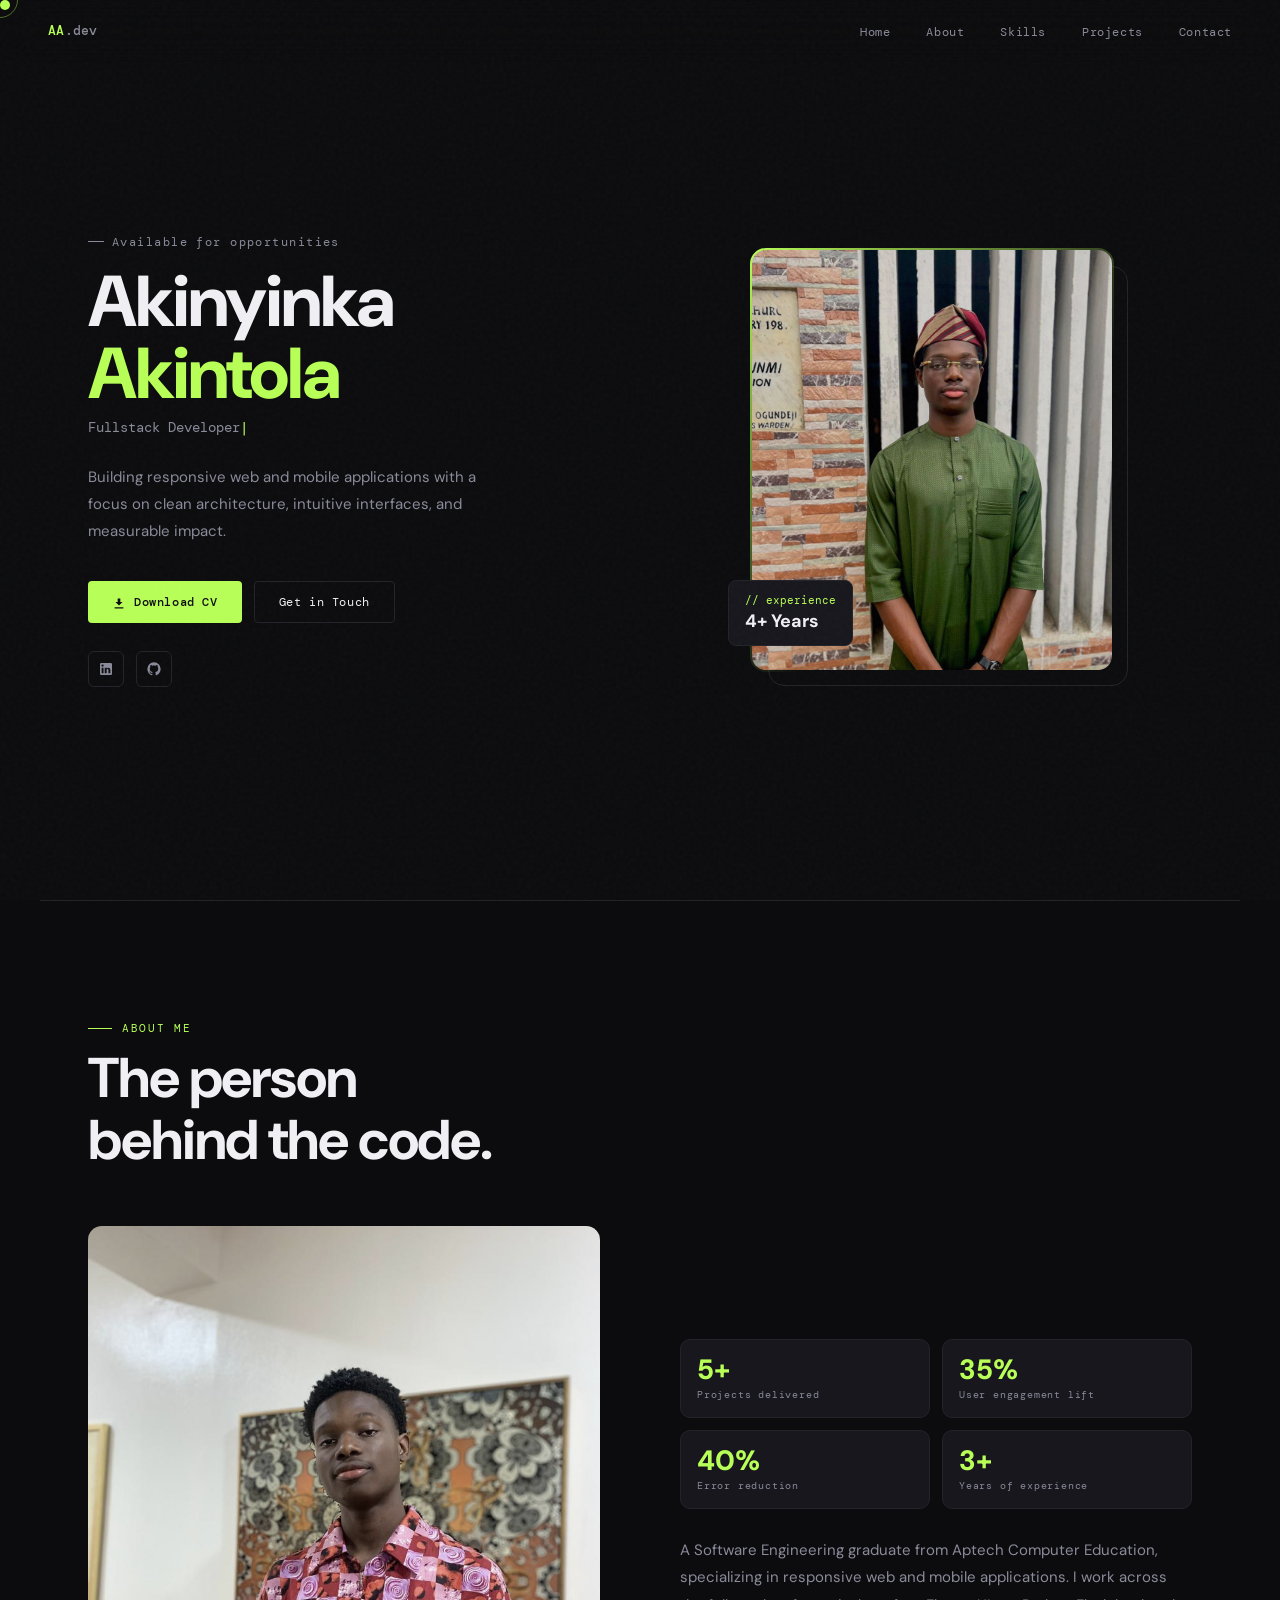
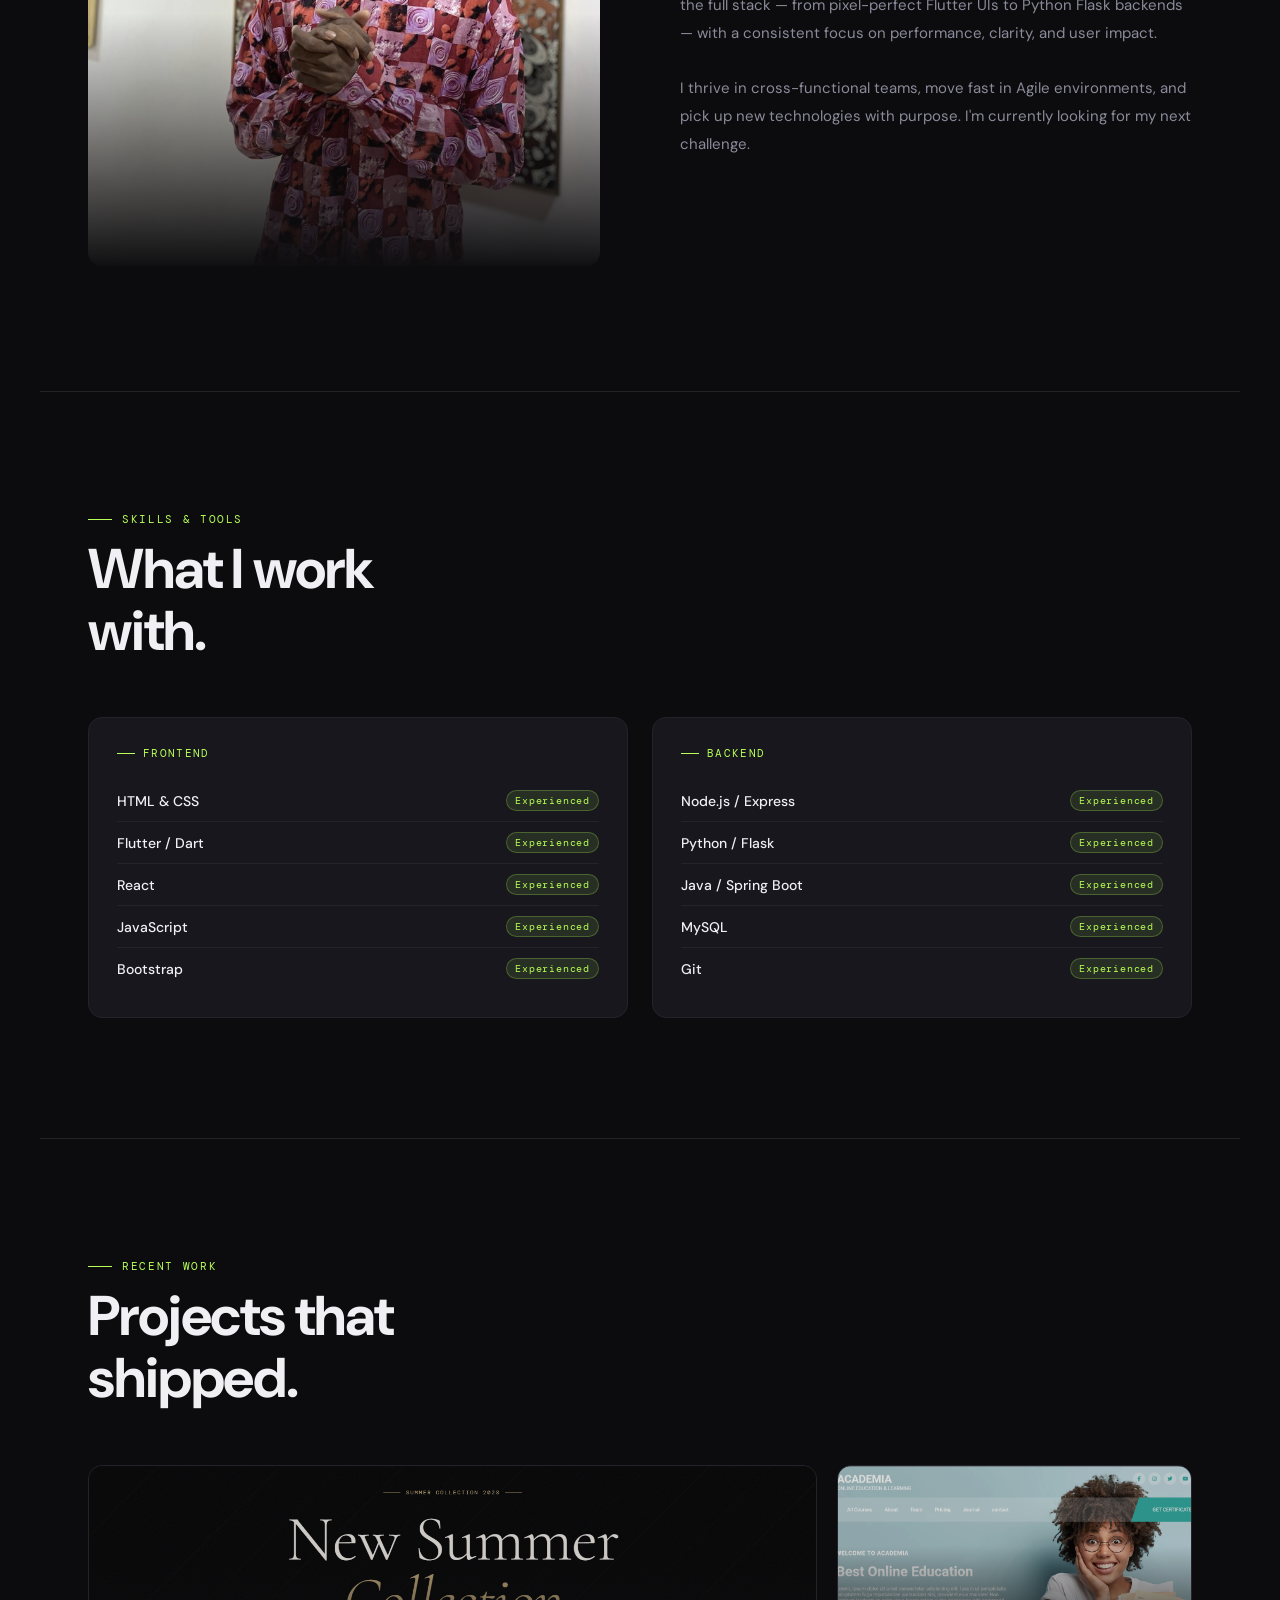
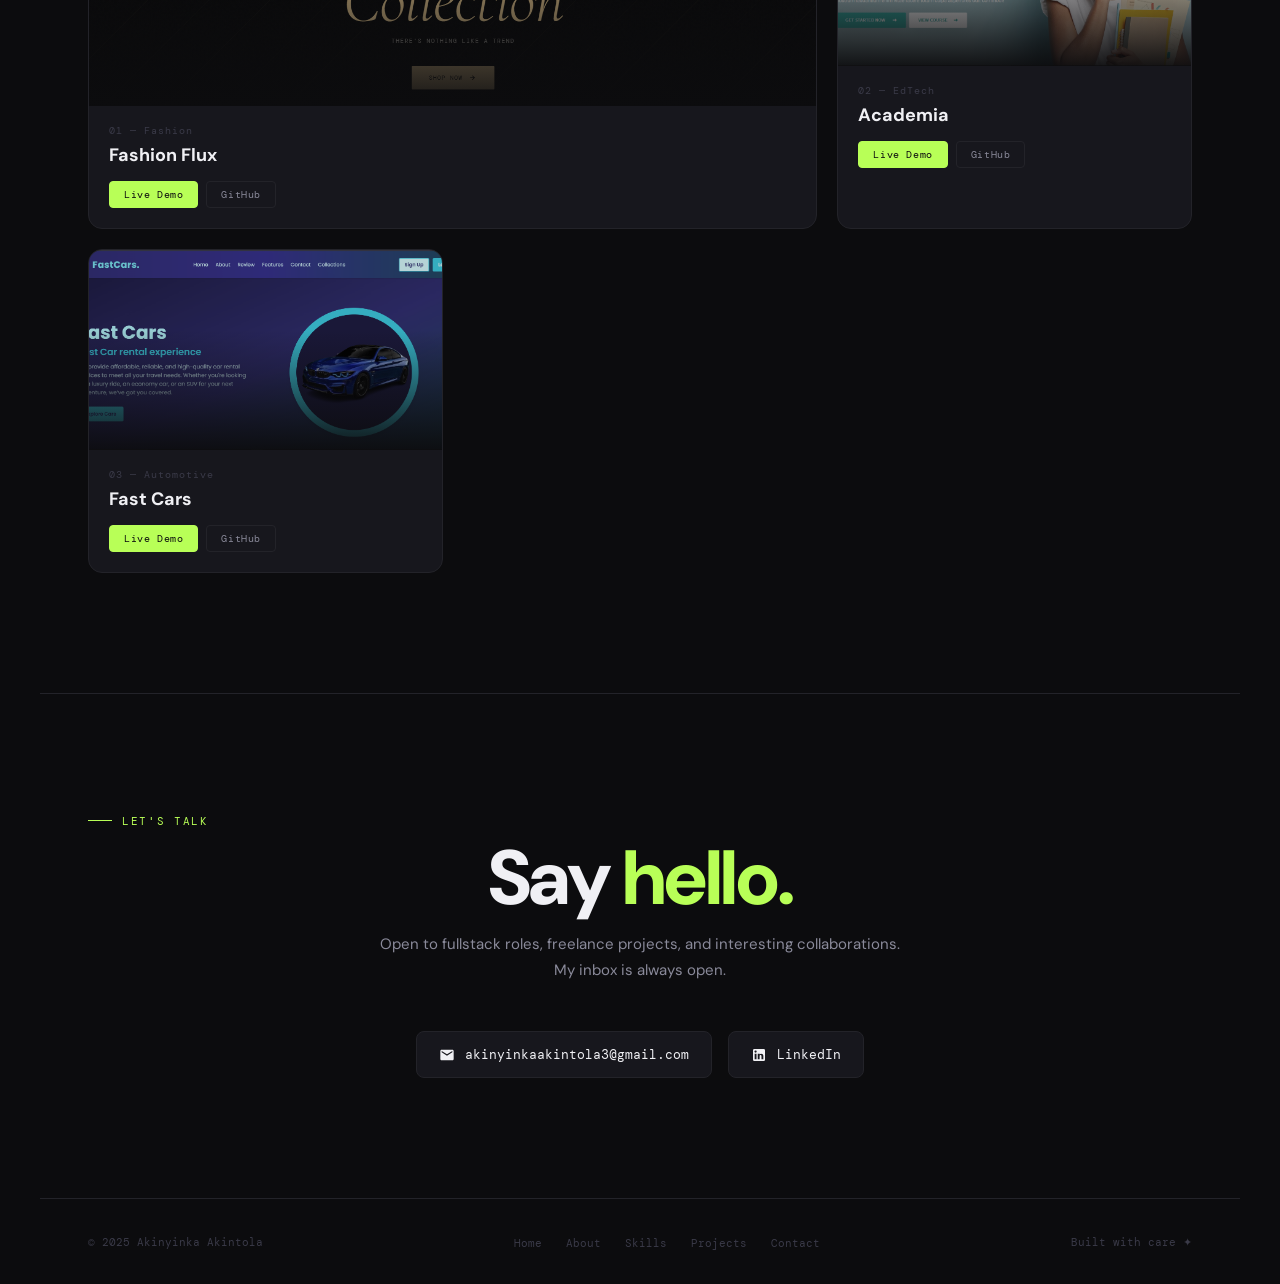
<file: index.html>
<!DOCTYPE html>
<html lang="en">
<head>
  <meta charset="UTF-8">
  <meta name="viewport" content="width=device-width, initial-scale=1.0">
  <title>Akinyinka Akintola — Fullstack Developer</title>
  <link rel="stylesheet" href="style.css">
  <link rel="preconnect" href="https://fonts.googleapis.com">
  <link href="https://fonts.googleapis.com/css2?family=DM+Mono:ital,wght@0,300;0,400;0,500;1,400&family=DM+Sans:ital,opsz,wght@0,9..40,300;0,9..40,400;0,9..40,500;1,9..40,300&display=swap" rel="stylesheet">
</head>
<body>

  <!-- Cursor -->
  <div id="cursor"></div>
  <div id="cursor-ring"></div>

  <!-- Nav -->
  <nav id="main-nav">
    <div class="nav-logo">AA<span>.dev</span></div>
    <ul class="nav-links">
      <li><a href="#profile">Home</a></li>
      <li><a href="#about">About</a></li>
      <li><a href="#experience">Skills</a></li>
      <li><a href="#projects">Projects</a></li>
      <li><a href="#contact">Contact</a></li>
    </ul>
    <div class="ham-btn" id="ham-btn" onclick="toggleMenu()">
      <span></span><span></span><span></span>
    </div>
  </nav>

  <!-- Mobile Menu -->
  <div class="mobile-menu" id="mobile-menu">
    <a href="#profile"    onclick="toggleMenu()">Home</a>
    <a href="#about"      onclick="toggleMenu()">About</a>
    <a href="#experience" onclick="toggleMenu()">Skills</a>
    <a href="#projects"   onclick="toggleMenu()">Projects</a>
    <a href="#contact"    onclick="toggleMenu()">Contact</a>
  </div>

  <!-- ── Hero ── -->
  <section id="profile">
    <div class="hero-left">
      <div class="hero-label">Available for opportunities</div>
      <h1 class="hero-name">
        Akinyinka<br><span class="accent">Akintola</span>
      </h1>
      <p class="hero-role"><span class="typing">Fullstack Developer</span></p>
      <p class="hero-desc">
        Building responsive web and mobile applications with a focus on clean architecture, 
        intuitive interfaces, and measurable impact.
      </p>
      <div class="hero-btns">
        <a class="btn-primary" href="./assets/Akinyinka Akintola CV.docx" download>
          <svg viewBox="0 0 16 16" width="14" fill="currentColor"><path d="M8 12l-4-4h2.5V4h3v4H12L8 12zm-5 2h10v1.5H3V14z"/></svg>
          Download CV
        </a>
        <a class="btn-outline" href="#contact">Get in Touch</a>
      </div>
      <div class="hero-socials">
        <a class="social-link" href="https://www.linkedin.com/in/akinyinka-akintola/" target="_blank" title="LinkedIn">
          <svg viewBox="0 0 24 24"><path d="M19 3a2 2 0 0 1 2 2v14a2 2 0 0 1-2 2H5a2 2 0 0 1-2-2V5a2 2 0 0 1 2-2h14m-.5 15.5v-5.3a3.26 3.26 0 0 0-3.26-3.26c-.85 0-1.84.52-2.32 1.3v-1.11h-2.79v8.37h2.79v-4.93c0-.77.62-1.4 1.39-1.4a1.4 1.4 0 0 1 1.4 1.4v4.93h2.79M6.88 8.56a1.68 1.68 0 0 0 1.68-1.68c0-.93-.75-1.69-1.68-1.69a1.69 1.69 0 0 0-1.69 1.69c0 .93.76 1.68 1.69 1.68m1.39 9.94v-8.37H5.5v8.37h2.77z"/></svg>
        </a>
        <a class="social-link" href="https://github.com/yinkid98" target="_blank" title="GitHub">
          <svg viewBox="0 0 24 24"><path d="M12 2A10 10 0 0 0 2 12c0 4.42 2.87 8.17 6.84 9.5.5.08.66-.23.66-.5v-1.69c-2.77.6-3.36-1.34-3.36-1.34-.46-1.16-1.11-1.47-1.11-1.47-.91-.62.07-.6.07-.6 1 .07 1.53 1.03 1.53 1.03.87 1.52 2.34 1.07 2.91.83.09-.65.35-1.09.63-1.34-2.22-.25-4.55-1.11-4.55-4.92 0-1.11.38-2 1.03-2.71-.1-.25-.45-1.29.1-2.64 0 0 .84-.27 2.75 1.02.79-.22 1.65-.33 2.5-.33.85 0 1.71.11 2.5.33 1.91-1.29 2.75-1.02 2.75-1.02.55 1.35.2 2.39.1 2.64.65.71 1.03 1.6 1.03 2.71 0 3.82-2.34 4.66-4.57 4.91.36.31.69.92.69 1.85V21c0 .27.16.59.67.5C19.14 20.16 22 16.42 22 12A10 10 0 0 0 12 2z"/></svg>
        </a>
      </div>
    </div>
    <div class="hero-right">
      <div class="hero-img-wrap">
        <img src="./assets/pic3.jpeg" alt="Akinyinka Akintola">
        <div class="hero-float-tag">
          <div class="mono">// experience</div>
          <div class="val">4+ Years</div>
        </div>
      </div>
    </div>
  </section>

  <!-- ── About ── -->
  <section id="about">
    <div class="section-tag">About Me</div>
    <h2 class="section-title">The person<br>behind the code.</h2>
    <div class="about-grid">
      <div class="about-img reveal">
        <img src="./assets/pic.jpg" alt="Akinyinka">
      </div>
      <div>
        <div class="about-stats reveal">
          <div class="stat-card">
            <div class="num">5+</div>
            <div class="lbl">Projects delivered</div>
          </div>
          <div class="stat-card">
            <div class="num">35%</div>
            <div class="lbl">User engagement lift</div>
          </div>
          <div class="stat-card">
            <div class="num">40%</div>
            <div class="lbl">Error reduction</div>
          </div>
          <div class="stat-card">
            <div class="num">3+</div>
            <div class="lbl">Years of experience</div>
          </div>
        </div>
        <p class="about-text reveal reveal-delay-1">
          A Software Engineering graduate from Aptech Computer Education, specializing in responsive 
          web and mobile applications. I work across the full stack — from pixel-perfect Flutter UIs 
          to Python Flask backends — with a consistent focus on performance, clarity, and user impact.
          <br><br>
          I thrive in cross-functional teams, move fast in Agile environments, and pick up new 
          technologies with purpose. I'm currently looking for my next challenge.
        </p>
      </div>
    </div>
  </section>

  <!-- ── Experience ── -->
  <section id="experience">
    <div class="section-tag">Skills & Tools</div>
    <h2 class="section-title">What I work<br>with.</h2>
    <div class="skills-grid">
      <div class="skills-col reveal">
        <div class="skills-col-title">Frontend</div>
        <div class="skill-item"><span class="skill-name">HTML &amp; CSS</span><span class="skill-level level-exp">Experienced</span></div>
        <div class="skill-item"><span class="skill-name">Flutter / Dart</span><span class="skill-level level-exp">Experienced</span></div>
        <div class="skill-item"><span class="skill-name">React</span><span class="skill-level level-exp">Experienced</span></div>
        <div class="skill-item"><span class="skill-name">JavaScript</span><span class="skill-level level-exp">Experienced</span></div>
        <div class="skill-item"><span class="skill-name">Bootstrap</span><span class="skill-level level-exp">Experienced</span></div>
      </div>
      <div class="skills-col reveal reveal-delay-1">
        <div class="skills-col-title">Backend</div>
        <div class="skill-item"><span class="skill-name">Node.js / Express</span><span class="skill-level level-exp">Experienced</span></div>
        <div class="skill-item"><span class="skill-name">Python / Flask</span><span class="skill-level level-exp">Experienced</span></div>
        <div class="skill-item"><span class="skill-name">Java / Spring Boot</span><span class="skill-level level-exp">Experienced</span></div>
        <div class="skill-item"><span class="skill-name">MySQL</span><span class="skill-level level-exp">Experienced</div>
        <div class="skill-item"><span class="skill-name">Git</span><span class="skill-level level-exp">Experienced</span></div>
      </div>
    </div>
  </section>

  <!-- ── Projects ── -->
  <section id="projects">
    <div class="section-tag">Recent Work</div>
    <h2 class="section-title">Projects that<br>shipped.</h2>
    <div class="projects-grid">

      <div class="project-card reveal">
        <div class="project-img-wrap">
          <img src="./assets/project80.png" alt="Fashion Flux">
          <div class="project-overlay"></div>
        </div>
        <div class="project-body">
          <div class="project-num">01 — Fashion</div>
          <div class="project-name">Fashion Flux</div>
          <div class="project-btns">
            <a class="proj-btn proj-btn-accent" href="https://fashion-flux-theta.vercel.app/" target="_blank">Live Demo</a>
            <a class="proj-btn proj-btn-ghost" href="https://github.com/yinkid98" target="_blank">GitHub</a>
          </div>
        </div>
      </div>

      <div class="project-card reveal reveal-delay-1">
        <div class="project-img-wrap">
          <img src="./assets/project5.png" alt="Academia">
          <div class="project-overlay"></div>
        </div>
        <div class="project-body">
          <div class="project-num">02 — EdTech</div>
          <div class="project-name">Academia</div>
          <div class="project-btns">
            <a class="proj-btn proj-btn-accent" href="https://academia-3k1m.onrender.com/" target="_blank">Live Demo</a>
            <a class="proj-btn proj-btn-ghost" href="https://github.com/yinkid98" target="_blank">GitHub</a>
          </div>
        </div>
      </div>

      <div class="project-card reveal reveal-delay-2">
        <div class="project-img-wrap">
          <img src="./assets/project4.png" alt="Fast Cars">
          <div class="project-overlay"></div>
        </div>
        <div class="project-body">
          <div class="project-num">03 — Automotive</div>
          <div class="project-name">Fast Cars</div>
          <div class="project-btns">
            <a class="proj-btn proj-btn-accent" href="https://fast-cars-1.onrender.com/collections" target="_blank">Live Demo</a>
            <a class="proj-btn proj-btn-ghost" href="https://github.com/yinkid98" target="_blank">GitHub</a>
          </div>
        </div>
      </div>

    </div>
  </section>

  <!-- ── Contact ── -->
  <section id="contact">
    <div class="section-tag">Let's Talk</div>
    <h2 class="contact-title">Say <span>hello.</span></h2>
    <p class="contact-subtitle reveal">
      Open to fullstack roles, freelance projects, and interesting collaborations.<br>
      My inbox is always open.
    </p>
    <div class="contact-links reveal reveal-delay-1">
      <a class="contact-chip" href="mailto:akinyinkaakintola3@gmail.com">
        <svg viewBox="0 0 24 24"><path d="M20 4H4c-1.1 0-2 .9-2 2v12c0 1.1.9 2 2 2h16c1.1 0 2-.9 2-2V6c0-1.1-.9-2-2-2zm0 4l-8 5-8-5V6l8 5 8-5v2z"/></svg>
        akinyinkaakintola3@gmail.com
      </a>
      <a class="contact-chip" href="https://www.linkedin.com/in/akinyinka-akintola-257558265/" target="_blank">
        <svg viewBox="0 0 24 24"><path d="M19 3a2 2 0 0 1 2 2v14a2 2 0 0 1-2 2H5a2 2 0 0 1-2-2V5a2 2 0 0 1 2-2h14m-.5 15.5v-5.3a3.26 3.26 0 0 0-3.26-3.26c-.85 0-1.84.52-2.32 1.3v-1.11h-2.79v8.37h2.79v-4.93c0-.77.62-1.4 1.39-1.4a1.4 1.4 0 0 1 1.4 1.4v4.93h2.79M6.88 8.56a1.68 1.68 0 0 0 1.68-1.68c0-.93-.75-1.69-1.68-1.69a1.69 1.69 0 0 0-1.69 1.69c0 .93.76 1.68 1.69 1.68m1.39 9.94v-8.37H5.5v8.37h2.77z"/></svg>
        LinkedIn
      </a>
    </div>
  </section>

  <!-- Footer -->
  <footer>
    <span class="mono">© 2025 Akinyinka Akintola</span>
    <ul class="foot-links">
      <li><a href="#profile">Home</a></li>
      <li><a href="#about">About</a></li>
      <li><a href="#experience">Skills</a></li>
      <li><a href="#projects">Projects</a></li>
      <li><a href="#contact">Contact</a></li>
    </ul>
    <span class="mono">Built with care ✦</span>
  </footer>

  <script>
    // ── Custom cursor ────────────────────────────────────────────────
    const cursor = document.getElementById('cursor');
    const ring   = document.getElementById('cursor-ring');
    let mx = 0, my = 0, rx = 0, ry = 0;

    document.addEventListener('mousemove', e => {
      mx = e.clientX; my = e.clientY;
      cursor.style.transform = `translate(${mx - 5}px, ${my - 5}px)`;
    });

    function lerpCursor() {
      rx += (mx - rx) * 0.12;
      ry += (my - ry) * 0.12;
      ring.style.transform = `translate(${rx - 18}px, ${ry - 18}px)`;
      requestAnimationFrame(lerpCursor);
    }
    lerpCursor();

    document.querySelectorAll('a, button, .project-card, .stat-card, .social-link, .contact-chip').forEach(el => {
      el.addEventListener('mouseenter', () => {
        cursor.style.transform += ' scale(2.5)';
        ring.style.opacity = '0.8';
      });
      el.addEventListener('mouseleave', () => {
        ring.style.opacity = '0.4';
      });
    });

    // ── Nav scroll ───────────────────────────────────────────────────
    const nav = document.getElementById('main-nav');
    window.addEventListener('scroll', () => {
      nav.classList.toggle('scrolled', window.scrollY > 40);
    });

    // ── Mobile menu ──────────────────────────────────────────────────
    function toggleMenu() {
      const btn  = document.getElementById('ham-btn');
      const menu = document.getElementById('mobile-menu');
      btn.classList.toggle('open');
      menu.classList.toggle('open');
    }

    // ── Scroll reveal ────────────────────────────────────────────────
    const observer = new IntersectionObserver(entries => {
      entries.forEach(e => {
        if (e.isIntersecting) {
          e.target.classList.add('visible');
          observer.unobserve(e.target);
        }
      });
    }, { threshold: 0.12 });

    document.querySelectorAll('.reveal').forEach(el => observer.observe(el));

    // ── Typing animation ─────────────────────────────────────────────
    const roles = ['Fullstack Developer', 'Flutter Engineer', 'Problem Solver'];
    let ri = 0, ci = 0, deleting = false;
    const typingEl = document.querySelector('.typing');

    function type() {
      const word = roles[ri];
      if (!deleting) {
        typingEl.textContent = word.slice(0, ++ci);
        if (ci === word.length) { deleting = true; setTimeout(type, 1800); return; }
      } else {
        typingEl.textContent = word.slice(0, --ci);
        if (ci === 0) { deleting = false; ri = (ri + 1) % roles.length; }
      }
      setTimeout(type, deleting ? 60 : 100);
    }
    type();
  </script>
</body>

</html>
</file>
<file: style.css>
/* ── Reset & Variables ─────────────────────────────────────────── */
    *, *::before, *::after { box-sizing: border-box; margin: 0; padding: 0; }

    :root {
      --bg:        #0c0c0e;
      --bg2:       #111115;
      --bg3:       #17171d;
      --border:    #232329;
      --accent:    #b8ff57;
      --accent2:   #7ddc1f;
      --text1:     #f0f0f4;
      --text2:     #8a8a9a;
      --textmuted: #3a3a48;
      --font-head: 'DM Sans', sans-serif;
      --font-mono: 'DM Mono', monospace;
    }

    html { scroll-behavior: smooth; }

    body {
      background: var(--bg);
      color: var(--text1);
      font-family: var(--font-head);
      overflow-x: hidden;
      cursor: none;
    }

    /* ── Custom Cursor ─────────────────────────────────────────────── */
    #cursor {
      width: 10px; height: 10px;
      background: var(--accent);
      border-radius: 50%;
      position: fixed; top: 0; left: 0;
      pointer-events: none;
      z-index: 9999;
      transition: transform 0.15s ease;
    }
    #cursor-ring {
      width: 36px; height: 36px;
      border: 1.5px solid var(--accent);
      border-radius: 50%;
      position: fixed; top: 0; left: 0;
      pointer-events: none;
      z-index: 9998;
      opacity: 0.4;
      transition: transform 0.35s ease, opacity 0.2s;
    }

    /* ── Grain Overlay ─────────────────────────────────────────────── */
    body::before {
      content: '';
      position: fixed; inset: 0;
      background-image: url("data:image/svg+xml,%3Csvg viewBox='0 0 256 256' xmlns='http://www.w3.org/2000/svg'%3E%3Cfilter id='noise'%3E%3CfeTurbulence type='fractalNoise' baseFrequency='0.9' numOctaves='4' stitchTiles='stitch'/%3E%3C/filter%3E%3Crect width='100%25' height='100%25' filter='url(%23noise)' opacity='1'/%3E%3C/svg%3E");
      opacity: 0.028;
      pointer-events: none;
      z-index: 9997;
    }

    /* ── Scrollbar ─────────────────────────────────────────────────── */
    ::-webkit-scrollbar { width: 4px; }
    ::-webkit-scrollbar-track { background: var(--bg); }
    ::-webkit-scrollbar-thumb { background: var(--border); border-radius: 4px; }

    /* ── Nav ───────────────────────────────────────────────────────── */
    nav {
      position: fixed; top: 0; left: 0; right: 0;
      z-index: 100;
      display: flex; align-items: center; justify-content: space-between;
      padding: 20px 48px;
      backdrop-filter: blur(16px);
      border-bottom: 1px solid transparent;
      transition: border-color 0.3s, background 0.3s;
    }
    nav.scrolled {
      background: rgba(12,12,14,0.85);
      border-color: var(--border);
    }
    .nav-logo {
      font-family: var(--font-mono);
      font-size: 13px;
      font-weight: 500;
      color: var(--accent);
      letter-spacing: 0.02em;
    }
    .nav-logo span { color: var(--text2); }
    .nav-links {
      display: flex; gap: 36px; list-style: none;
    }
    .nav-links a {
      font-family: var(--font-mono);
      font-size: 12px;
      color: var(--text2);
      text-decoration: none;
      letter-spacing: 0.05em;
      transition: color 0.2s;
      position: relative;
    }
    .nav-links a::after {
      content: '';
      position: absolute; bottom: -3px; left: 0;
      width: 0; height: 1px;
      background: var(--accent);
      transition: width 0.25s ease;
    }
    .nav-links a:hover { color: var(--accent); }
    .nav-links a:hover::after { width: 100%; }

    /* Mobile nav */
    .ham-btn {
      display: none;
      flex-direction: column; gap: 5px;
      cursor: pointer; padding: 4px;
    }
    .ham-btn span {
      display: block; width: 22px; height: 1.5px;
      background: var(--text1);
      transition: transform 0.3s, opacity 0.3s;
    }
    .ham-btn.open span:nth-child(1) { transform: translateY(6.5px) rotate(45deg); }
    .ham-btn.open span:nth-child(2) { opacity: 0; }
    .ham-btn.open span:nth-child(3) { transform: translateY(-6.5px) rotate(-45deg); }

    .mobile-menu {
      display: none;
      position: fixed; inset: 0;
      background: rgba(12,12,14,0.97);
      z-index: 99;
      flex-direction: column; align-items: center; justify-content: center;
      gap: 40px;
    }
    .mobile-menu.open { display: flex; }
    .mobile-menu a {
      font-size: 28px;
      font-weight: 600;
      color: var(--text1);
      text-decoration: none;
      transition: color 0.2s;
    }
    .mobile-menu a:hover { color: var(--accent); }

    /* ── Sections ──────────────────────────────────────────────────── */
    section { padding: 120px 48px; max-width: 1200px; margin: 0 auto; }
    .section-tag {
      font-family: var(--font-mono);
      font-size: 11px;
      color: var(--accent);
      letter-spacing: 0.15em;
      text-transform: uppercase;
      margin-bottom: 12px;
      display: flex; align-items: center; gap: 10px;
    }
    .section-tag::before {
      content: '';
      display: inline-block;
      width: 24px; height: 1px;
      background: var(--accent);
    }
    .section-title {
      font-size: clamp(36px, 5vw, 56px);
      font-weight: 700;
      line-height: 1.1;
      letter-spacing: -0.02em;
      color: var(--text1);
      margin-bottom: 56px;
    }

    /* ── Hero ──────────────────────────────────────────────────────── */
    #profile {
      min-height: 100vh;
      display: grid;
      grid-template-columns: 1fr 1fr;
      align-items: center;
      gap: 64px;
      padding-top: 140px;
      max-width: 1200px;
      margin: 0 auto;
    }
    .hero-left { position: relative; }
    .hero-label {
      font-family: var(--font-mono);
      font-size: 12px;
      color: var(--text2);
      letter-spacing: 0.12em;
      margin-bottom: 16px;
      display: flex; align-items: center; gap: 8px;
    }
    .hero-label::before {
      content: '';
      width: 16px; height: 1px; background: var(--text2);
    }
    .hero-name {
      font-size: clamp(42px, 6vw, 72px);
      font-weight: 800;
      line-height: 1.0;
      letter-spacing: -0.03em;
      color: var(--text1);
      margin-bottom: 8px;
    }
    .hero-name .accent { color: var(--accent); }
    .hero-role {
      font-family: var(--font-mono);
      font-size: 14px;
      color: var(--text2);
      margin-bottom: 28px;
    }
    .hero-role .typing::after {
      content: '|';
      animation: blink 1s step-end infinite;
      color: var(--accent);
    }
    @keyframes blink { 0%,100%{opacity:1} 50%{opacity:0} }
    .hero-desc {
      font-size: 15px;
      line-height: 1.8;
      color: var(--text2);
      max-width: 420px;
      margin-bottom: 36px;
    }
    .hero-btns { display: flex; gap: 12px; flex-wrap: wrap; }
    .btn-primary {
      display: inline-flex; align-items: center; gap: 8px;
      background: var(--accent);
      color: var(--bg);
      font-family: var(--font-mono);
      font-size: 12px;
      font-weight: 500;
      letter-spacing: 0.05em;
      padding: 12px 24px;
      border: none; border-radius: 4px;
      cursor: pointer;
      transition: background 0.2s, transform 0.15s;
      text-decoration: none;
    }
    .btn-primary:hover { background: var(--accent2); transform: translateY(-1px); }
    .btn-outline {
      display: inline-flex; align-items: center; gap: 8px;
      background: transparent;
      color: var(--text1);
      font-family: var(--font-mono);
      font-size: 12px;
      letter-spacing: 0.05em;
      padding: 12px 24px;
      border: 1px solid var(--border);
      border-radius: 4px;
      cursor: pointer;
      transition: border-color 0.2s, color 0.2s, transform 0.15s;
      text-decoration: none;
    }
    .btn-outline:hover { border-color: var(--accent); color: var(--accent); transform: translateY(-1px); }

    .hero-socials {
      display: flex; gap: 12px; margin-top: 28px;
    }
    .social-link {
      width: 36px; height: 36px;
      border: 1px solid var(--border);
      border-radius: 6px;
      display: flex; align-items: center; justify-content: center;
      color: var(--text2);
      text-decoration: none;
      font-size: 14px;
      transition: border-color 0.2s, color 0.2s, transform 0.15s;
    }
    .social-link:hover {
      border-color: var(--accent); color: var(--accent); transform: translateY(-2px);
    }
    .social-link svg { width: 16px; height: 16px; fill: currentColor; }

    /* Hero right — profile image with decorative border */
    .hero-right {
      position: relative;
      display: flex; justify-content: center;
    }
    .hero-img-wrap {
      position: relative;
      width: 360px; height: 420px;
    }
    .hero-img-wrap::before {
      content: '';
      position: absolute;
      inset: -2px;
      border-radius: 16px;
      background: linear-gradient(135deg, var(--accent), transparent 60%);
      z-index: 0;
    }
    .hero-img-wrap::after {
      content: '';
      position: absolute;
      bottom: -16px; right: -16px;
      width: 100%; height: 100%;
      border: 1px solid var(--border);
      border-radius: 16px;
      z-index: -1;
    }
    .hero-img-wrap img {
      width: 100%; height: 100%;
      object-fit: cover;
      border-radius: 14px;
      position: relative; z-index: 1;
      display: block;
    }
    /* Floating tag on image */
    .hero-float-tag {
      position: absolute;
      bottom: 24px; left: -24px;
      background: var(--bg3);
      border: 1px solid var(--border);
      border-radius: 8px;
      padding: 12px 16px;
      z-index: 2;
      backdrop-filter: blur(8px);
    }
    .hero-float-tag .mono { font-family: var(--font-mono); font-size: 11px; color: var(--accent); }
    .hero-float-tag .val  { font-size: 18px; font-weight: 700; color: var(--text1); margin-top: 2px; }

    /* ── About ─────────────────────────────────────────────────────── */
    #about {
      border-top: 1px solid var(--border);
    }
    .about-grid {
      display: grid;
      grid-template-columns: 1fr 1fr;
      gap: 80px;
      align-items: center;
    }
    .about-img {
      position: relative;
    }
    .about-img img {
      width: 100%;
      border-radius: 14px;
      object-fit: cover;
      aspect-ratio: 4/5;
      filter: grayscale(30%);
    }
    .about-img::after {
      content: '';
      position: absolute;
      inset: 0;
      border-radius: 14px;
      background: linear-gradient(to bottom, transparent 60%, var(--bg));
    }
    .about-stats {
      display: grid;
      grid-template-columns: 1fr 1fr;
      gap: 12px;
      margin-bottom: 28px;
    }
    .stat-card {
      background: var(--bg3);
      border: 1px solid var(--border);
      border-radius: 10px;
      padding: 16px;
      transition: border-color 0.2s;
    }
    .stat-card:hover { border-color: var(--accent); }
    .stat-card .num {
      font-size: 28px;
      font-weight: 800;
      color: var(--accent);
      line-height: 1;
    }
    .stat-card .lbl {
      font-family: var(--font-mono);
      font-size: 10px;
      color: var(--text2);
      letter-spacing: 0.08em;
      margin-top: 4px;
    }
    .about-text {
      font-size: 15px;
      line-height: 1.85;
      color: var(--text2);
    }

    /* ── Experience ────────────────────────────────────────────────── */
    #experience { border-top: 1px solid var(--border); }
    .skills-grid {
      display: grid;
      grid-template-columns: 1fr 1fr;
      gap: 24px;
    }
    .skills-col {
      background: var(--bg3);
      border: 1px solid var(--border);
      border-radius: 14px;
      padding: 28px;
    }
    .skills-col-title {
      font-family: var(--font-mono);
      font-size: 11px;
      color: var(--accent);
      letter-spacing: 0.12em;
      text-transform: uppercase;
      margin-bottom: 20px;
      display: flex; align-items: center; gap: 8px;
    }
    .skills-col-title::before {
      content: '';
      width: 18px; height: 1px; background: var(--accent);
    }
    .skill-item {
      display: flex;
      align-items: center;
      justify-content: space-between;
      padding: 10px 0;
      border-bottom: 1px solid var(--border);
    }
    .skill-item:last-child { border-bottom: none; }
    .skill-name {
      font-size: 14px;
      font-weight: 500;
      color: var(--text1);
    }
    .skill-level {
      font-family: var(--font-mono);
      font-size: 10px;
      letter-spacing: 0.08em;
      padding: 3px 8px;
      border-radius: 20px;
    }
    .level-exp  { background: rgba(184,255,87,0.1); color: var(--accent); border: 1px solid rgba(184,255,87,0.25); }
    .level-int  { background: rgba(100,180,255,0.08); color: #64b4ff; border: 1px solid rgba(100,180,255,0.2); }
    .level-basic{ background: rgba(255,150,80,0.08); color: #ff9650; border: 1px solid rgba(255,150,80,0.2); }

    /* ── Projects ──────────────────────────────────────────────────── */
    #projects { border-top: 1px solid var(--border); }
    .projects-grid {
      display: grid;
      grid-template-columns: repeat(3, 1fr);
      gap: 20px;
    }
    .project-card {
      background: var(--bg3);
      border: 1px solid var(--border);
      border-radius: 14px;
      overflow: hidden;
      transition: border-color 0.25s, transform 0.25s;
      position: relative;
    }
    .project-card:hover {
      border-color: var(--accent);
      transform: translateY(-4px);
    }
    .project-card:first-child {
      grid-column: span 2;
    }
    .project-img-wrap {
      position: relative; overflow: hidden;
    }
    .project-card:first-child .project-img-wrap { height: 240px; }
    .project-img-wrap img {
      width: 100%; height: 200px;
      object-fit: cover;
      display: block;
      filter: grayscale(20%) brightness(0.85);
      transition: filter 0.35s, transform 0.35s;
    }
    .project-card:first-child .project-img-wrap img { height: 240px; }
    .project-card:hover .project-img-wrap img {
      filter: grayscale(0%) brightness(1);
      transform: scale(1.03);
    }
    .project-overlay {
      position: absolute; inset: 0;
      background: linear-gradient(to bottom, transparent 40%, rgba(12,12,14,0.95));
    }
    .project-body { padding: 18px 20px 20px; }
    .project-num {
      font-family: var(--font-mono);
      font-size: 10px;
      color: var(--textmuted);
      letter-spacing: 0.1em;
      margin-bottom: 6px;
    }
    .project-name {
      font-size: 18px;
      font-weight: 700;
      color: var(--text1);
      margin-bottom: 14px;
    }
    .project-btns { display: flex; gap: 8px; }
    .proj-btn {
      font-family: var(--font-mono);
      font-size: 10px;
      letter-spacing: 0.06em;
      padding: 6px 14px;
      border-radius: 4px;
      cursor: pointer;
      text-decoration: none;
      transition: background 0.2s, color 0.2s, border-color 0.2s;
    }
    .proj-btn-accent {
      background: var(--accent);
      color: var(--bg);
      border: 1px solid var(--accent);
    }
    .proj-btn-accent:hover { background: var(--accent2); }
    .proj-btn-ghost {
      background: transparent;
      color: var(--text2);
      border: 1px solid var(--border);
    }
    .proj-btn-ghost:hover { border-color: var(--accent); color: var(--accent); }

    /* ── Contact ───────────────────────────────────────────────────── */
    #contact {
      border-top: 1px solid var(--border);
      text-align: center;
    }
    .contact-title {
      font-size: clamp(40px, 6vw, 80px);
      font-weight: 800;
      line-height: 1.0;
      letter-spacing: -0.03em;
      color: var(--text1);
      margin-bottom: 16px;
    }
    .contact-title span { color: var(--accent); }
    .contact-subtitle {
      font-size: 15px;
      color: var(--text2);
      margin-bottom: 48px;
      line-height: 1.7;
    }
    .contact-links {
      display: flex;
      gap: 16px;
      justify-content: center;
      flex-wrap: wrap;
    }
    .contact-chip {
      display: inline-flex; align-items: center; gap: 10px;
      background: var(--bg3);
      border: 1px solid var(--border);
      border-radius: 8px;
      padding: 14px 22px;
      text-decoration: none;
      color: var(--text1);
      font-family: var(--font-mono);
      font-size: 13px;
      transition: border-color 0.2s, color 0.2s, transform 0.2s;
    }
    .contact-chip:hover {
      border-color: var(--accent);
      color: var(--accent);
      transform: translateY(-2px);
    }
    .contact-chip svg { width: 16px; height: 16px; fill: currentColor; }

    /* ── Footer ────────────────────────────────────────────────────── */
    footer {
      border-top: 1px solid var(--border);
      padding: 32px 48px;
      display: flex;
      align-items: center;
      justify-content: space-between;
      max-width: 1200px;
      margin: 0 auto;
    }
    footer .mono {
      font-family: var(--font-mono);
      font-size: 11px;
      color: var(--textmuted);
    }
    footer .foot-links {
      display: flex; gap: 24px; list-style: none;
    }
    footer .foot-links a {
      font-family: var(--font-mono);
      font-size: 11px;
      color: var(--textmuted);
      text-decoration: none;
      transition: color 0.2s;
    }
    footer .foot-links a:hover { color: var(--accent); }

    /* ── Scroll Reveal ─────────────────────────────────────────────── */
    .reveal {
      opacity: 0;
      transform: translateY(28px);
      transition: opacity 0.65s ease, transform 0.65s ease;
    }
    .reveal.visible {
      opacity: 1;
      transform: none;
    }
    .reveal-delay-1 { transition-delay: 0.1s; }
    .reveal-delay-2 { transition-delay: 0.2s; }
    .reveal-delay-3 { transition-delay: 0.3s; }

    /* ── Responsive ────────────────────────────────────────────────── */
    @media (max-width: 900px) {
      section { padding: 80px 24px; }
      nav { padding: 16px 24px; }
      .nav-links { display: none; }
      .ham-btn { display: flex; }
      #profile {
        grid-template-columns: 1fr;
        gap: 48px;
        padding-top: 120px;
        text-align: center;
      }
      .hero-right { display: none; }
      .hero-label { justify-content: center; }
      .hero-btns { justify-content: center; }
      .hero-socials { justify-content: center; }
      .hero-desc { margin: 0 auto 36px; }
      .about-grid { grid-template-columns: 1fr; gap: 40px; }
      .about-img { display: none; }
      .skills-grid { grid-template-columns: 1fr; }
      .projects-grid { grid-template-columns: 1fr; }
      .project-card:first-child { grid-column: span 1; }
      footer { flex-direction: column; gap: 16px; text-align: center; }
    }
</file>
